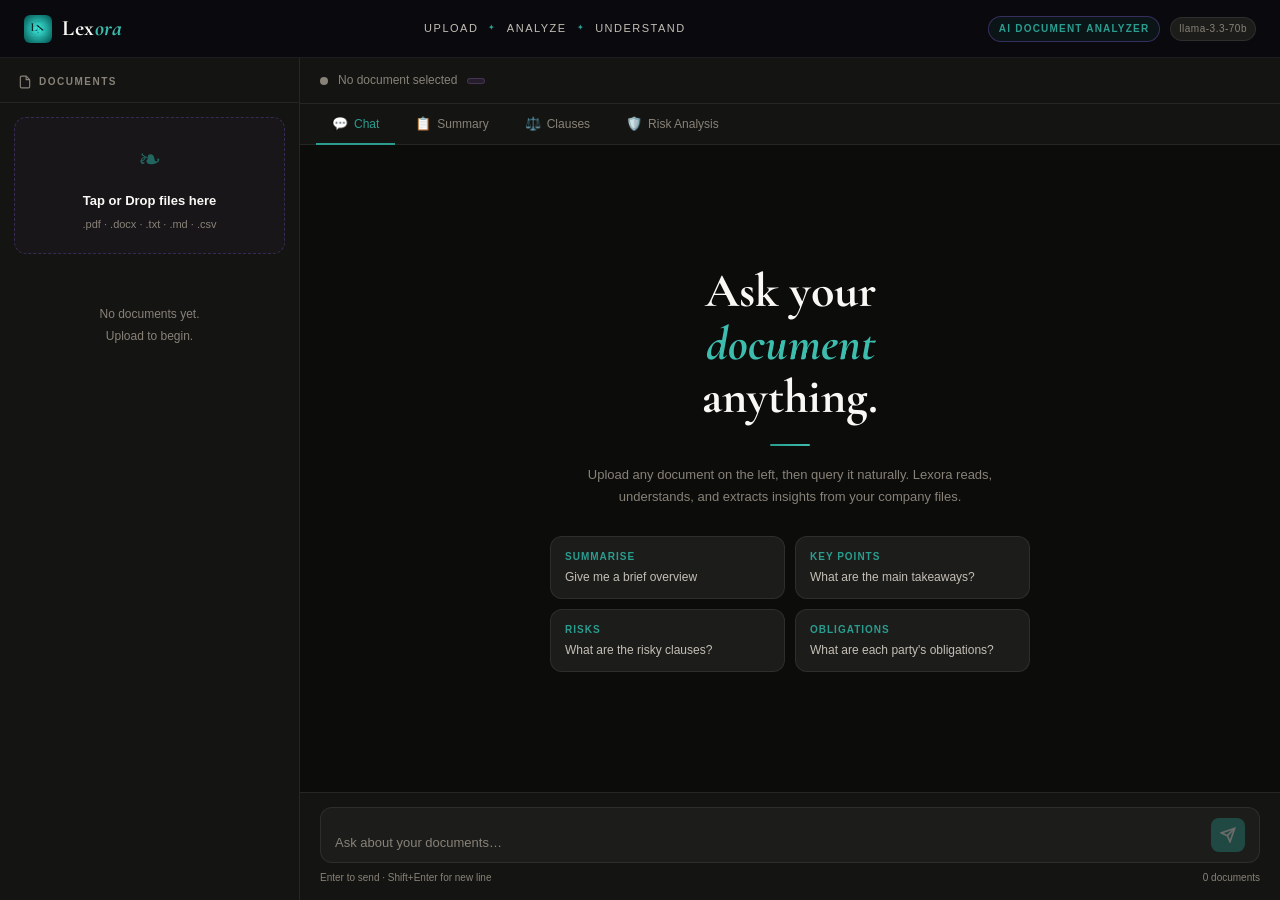
<file: frontend/index.html>
<!DOCTYPE html>
<html lang="en">
<head>
  <meta charset="UTF-8" />
  <meta name="viewport" content="width=device-width, initial-scale=1.0" />
  <meta name="description" content="Lexora AI — Intelligent document analyzer for companies. Extract clauses, detect risks, and summarize contracts instantly." />
  <link rel="icon" href="logo.png" />
  <title>Lexora — AI Document Analyzer</title>
  <link href="https://fonts.googleapis.com/css2?family=Inter:wght@300;400;500;600;700&family=Cormorant+Garamond:ital,wght@0,400;0,600;1,300;1,400&family=Cormorant:wght@700;800&display=swap" rel="stylesheet" />
  <link rel="stylesheet" href="style.css" />
</head>
<body>

  <!-- HEADER -->
  <header id="appHeader">
    <button id="menuBtn" class="menu-btn" aria-label="Toggle menu" onclick="toggleMobileMenu()">
      <svg width="24" height="24" viewBox="0 0 24 24" fill="none" stroke="currentColor" stroke-width="2"><line x1="3" y1="12" x2="21" y2="12"/><line x1="3" y1="6" x2="21" y2="6"/><line x1="3" y1="18" x2="21" y2="18"/></svg>
    </button>
    <div class="logo">
      <img src="logo.png" alt="Lexora" class="logo-img" />
      <span class="logo-text">Lex<em>ora</em></span>
    </div>
    <div class="header-tagline">
      <span class="qual-item">Upload</span>
      <span class="qual-star">✦</span>
      <span class="qual-item">Analyze</span>
      <span class="qual-star">✦</span>
      <span class="qual-item">Understand</span>
    </div>
    <div class="header-right">
      <div class="header-badge">AI Document Analyzer</div>
      <div class="model-pill">llama-3.3-70b</div>
      <button class="header-upload-mobile" onclick="document.getElementById('fileInput').click()">
        <svg width="18" height="18" viewBox="0 0 24 24" fill="none" stroke="currentColor" stroke-width="2.5"><path d="M21 15v4a2 2 0 0 1-2 2H5a2 2 0 0 1-2-2v-4"/><polyline points="17 8 12 3 7 8"/><line x1="12" y1="3" x2="12" y2="15"/></svg>
        Upload
      </button>
    </div>
  </header>

  <!-- MAIN LAYOUT -->
  <div class="app" id="app">
    <div class="mobile-overlay" id="mobileOverlay" onclick="closeMobileMenu()"></div>

    <!-- LEFT PANEL — Document Manager -->
    <aside class="left" id="leftPanel">
      <div class="panel-label">
        <svg width="14" height="14" viewBox="0 0 24 24" fill="none" stroke="currentColor" stroke-width="2"><path d="M14 2H6a2 2 0 0 0-2 2v16a2 2 0 0 0 2 2h12a2 2 0 0 0 2-2V8z"/><polyline points="14 2 14 8 20 8"/></svg>
        Documents
      </div>

      <div class="drop-zone" id="dropZone">
        <input type="file" id="fileInput" multiple accept=".pdf,.txt,.md,.csv,.docx" />
        <div class="drop-glyph">❧</div>
        <h3>Tap or Drop files here</h3>
        <p>.pdf · .docx · .txt · .md · .csv</p>
      </div>

      <div class="doc-list" id="docList">
        <div class="empty-docs">No documents yet.<br />Upload to begin.</div>
      </div>

      <!-- Analyze All Button -->
      <div class="analyze-bar" id="analyzeBar" style="display:none">
        <button class="btn-analyze" id="btnAnalyze" onclick="analyzeAll()">
          <span class="btn-icon">⚡</span> Analyze Documents
        </button>
      </div>
    </aside>

    <!-- RIGHT PANEL — Chat + Analysis -->
    <main class="right" id="rightPanel">

      <!-- Top Bar -->
      <div class="chat-topbar">
        <div class="status-dot" id="statusDot"></div>
        <span class="status-label" id="statusText">No document selected</span>
        <span class="doc-name-tag" id="docTag"></span>
        <div class="topbar-actions" id="topbarActions" style="display:none">
          <button class="action-pill" onclick="quickAction('Give me a complete executive summary of all documents')">Summary</button>
          <button class="action-pill" onclick="quickAction('What are the key payment terms and amounts?')">Payment Terms</button>
          <button class="action-pill" onclick="quickAction('List all termination conditions, penalties, or critical deadlines')">Important Dates</button>
          <button class="action-pill" onclick="quickAction('What obligations does each party have?')">Obligations</button>
        </div>
      </div>

      <!-- TAB BAR -->
      <div class="tab-bar" id="tabBar">
        <button class="tab active" data-tab="chat" onclick="switchTab('chat', this)">
          <span class="tab-icon">💬</span> Chat
        </button>
        <button class="tab" data-tab="summary" onclick="switchTab('summary', this)">
          <span class="tab-icon">📋</span> Summary
          <span class="tab-badge" id="summaryBadge" style="display:none">✓</span>
        </button>
        <button class="tab" data-tab="clauses" onclick="switchTab('clauses', this)">
          <span class="tab-icon">⚖️</span> Clauses
          <span class="tab-badge" id="clausesBadge" style="display:none">✓</span>
        </button>
        <button class="tab" data-tab="risks" onclick="switchTab('risks', this)">
          <span class="tab-icon">🛡️</span> Risk Analysis
          <span class="tab-badge" id="risksBadge" style="display:none">✓</span>
        </button>
      </div>

      <!-- CHAT TAB -->
      <div class="tab-content active" id="tab-chat">
        <div class="chat-area" id="chatArea">
          <div class="welcome" id="welcome">
            <div class="welcome-title">Ask your<br /><em>document</em><br />anything.</div>
            <div class="welcome-line"></div>
            <p class="welcome-sub">Upload any document on the left, then query it naturally. Lexora reads, understands, and extracts insights from your company files.</p>
            
            <button class="mobile-welcome-btn" onclick="document.getElementById('fileInput').click()">
              <span class="btn-icon">📁</span> Upload Document
            </button>

            <div class="suggestions">
              <button class="sug-btn" onclick="useSug(this)"><span class="sug-tag">Summarise</span>Give me a brief overview</button>
              <button class="sug-btn" onclick="useSug(this)"><span class="sug-tag">Key Points</span>What are the main takeaways?</button>
              <button class="sug-btn" onclick="useSug(this)"><span class="sug-tag">Risks</span>What are the risky clauses?</button>
              <button class="sug-btn" onclick="useSug(this)"><span class="sug-tag">Obligations</span>What are each party's obligations?</button>
            </div>
          </div>
        </div>

        <div class="input-bar">
          <div class="input-wrap">
            <textarea id="queryInput" placeholder="Ask about your documents…" rows="1"></textarea>
            <button class="send-btn" id="sendBtn" onclick="send()" disabled>
              <svg width="16" height="16" viewBox="0 0 24 24" fill="none" stroke="currentColor" stroke-width="2.5"><line x1="22" y1="2" x2="11" y2="13"/><polygon points="22 2 15 22 11 13 2 9 22 2"/></svg>
            </button>
          </div>
          <div class="input-hint">
            <span>Enter to send · Shift+Enter for new line</span>
            <span id="docCount">0 documents</span>
          </div>
        </div>
      </div>

      <!-- SUMMARY TAB -->
      <div class="tab-content" id="tab-summary">
        <div class="analysis-panel" id="summaryPanel">
          <div class="analysis-empty">
            <div class="empty-icon">📋</div>
            <p>Upload documents and click <strong>Analyze Documents</strong> to generate structured summaries.</p>
          </div>
        </div>
      </div>

      <!-- CLAUSES TAB -->
      <div class="tab-content" id="tab-clauses">
        <div class="analysis-panel" id="clausesPanel">
          <div class="analysis-empty">
            <div class="empty-icon">⚖️</div>
            <p>Upload documents and click <strong>Analyze Documents</strong> to extract contract clauses.</p>
          </div>
        </div>
      </div>

      <!-- RISKS TAB -->
      <div class="tab-content" id="tab-risks">
        <div class="analysis-panel" id="risksPanel">
          <div class="analysis-empty">
            <div class="empty-icon">🛡️</div>
            <p>Upload documents and click <strong>Analyze Documents</strong> to detect legal risks.</p>
          </div>
        </div>
      </div>

    </main>
  </div>

  <!-- LOADING OVERLAY -->
  <div class="loading-overlay" id="loadingOverlay" style="display:none">
    <div class="loading-card">
      <div class="loading-spinner"></div>
      <div class="loading-text" id="loadingText">Analyzing documents…</div>
      <div class="loading-sub">This may take a moment</div>
    </div>
  </div>

  </div>
 
  <script src="script.js"></script>
</body>
</html>
</file>
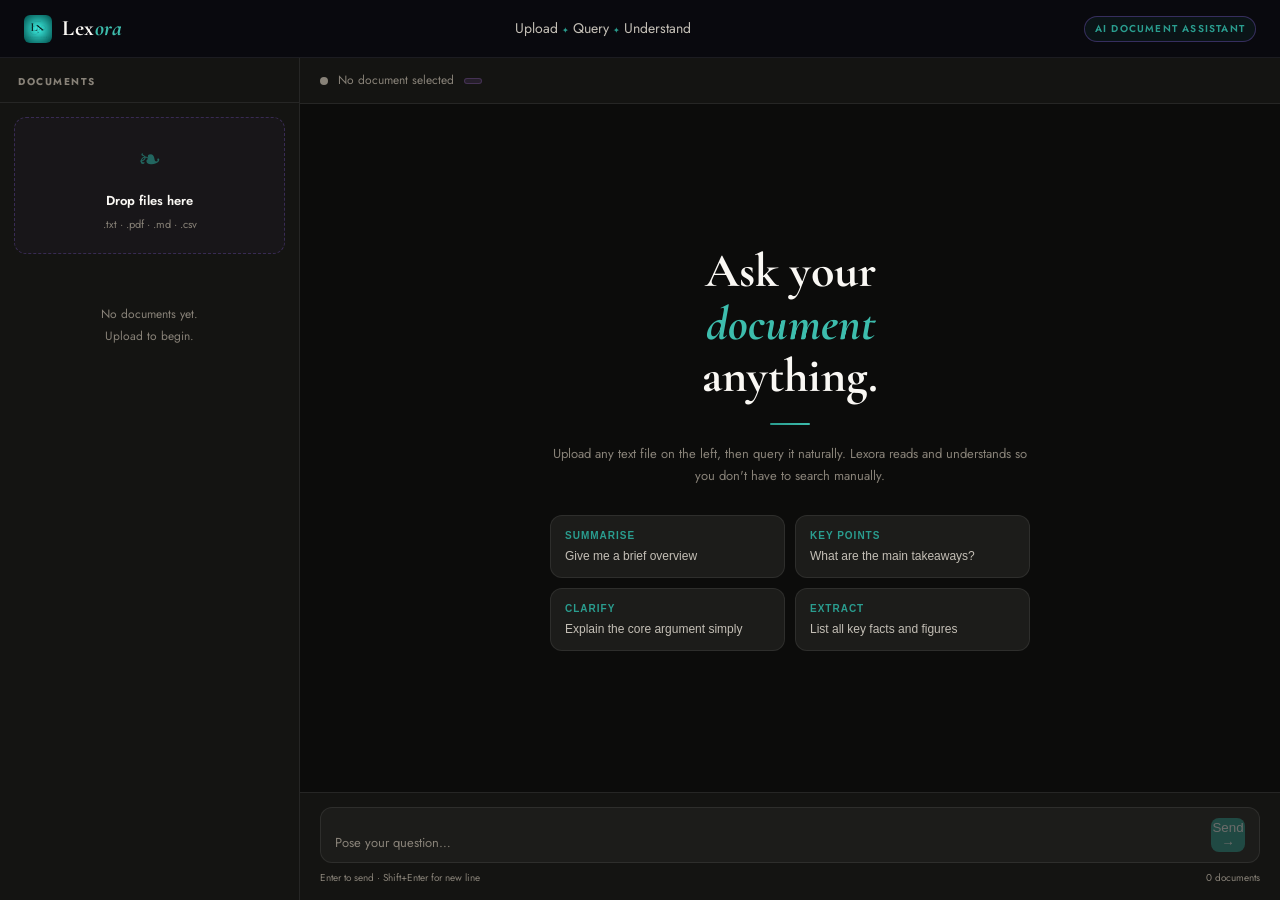
<file: frontend/lexora.html>
<!DOCTYPE html>
<html lang="en">
<head>
  <meta charset="UTF-8" />
  <meta name="viewport" content="width=device-width, initial-scale=1.0" />
  <link rel="icon" href="logo.png">
  <title>Lexora — AI Document Assistant</title>
  <link href="https://fonts.googleapis.com/css2?family=Cormorant+Garamond:ital,wght@0,400;0,600;1,300;1,400&family=Cormorant:wght@700;800&family=Jost:wght@200;300;400;500&display=swap" rel="stylesheet" />
  <link rel="stylesheet" href="style.css" />
</head>
<body>

  <header>
    <div class="logo">
      <img src="logo.png" alt="Lexora" class="logo-img" />
      <span class="logo-text">Lex<em>ora</em></span>
    </div>
    <div class="header-center">
      <span class="qual-item">Upload</span>
      <span class="qual-star">✦</span>
      <span class="qual-item">Query</span>
      <span class="qual-star">✦</span>
      <span class="qual-item">Understand</span>
    </div>
    <div class="header-badge">AI Document Assistant</div>
  </header>

  <div class="app">

    <div class="left">
      <div class="left-top">
        <div class="panel-label">Documents</div>
        <div class="drop-zone" id="dropZone">
          <input type="file" id="fileInput" multiple />
          <div class="drop-glyph">❧</div>
          <h3>Drop files here</h3>
          <p>.txt · .pdf · .md · .csv</p>
        </div>
      </div>
      <div class="doc-list" id="docList">
        <div class="empty-docs">No documents yet.<br />Upload to begin.</div>
      </div>
    </div>

    <div class="right">
      <div class="chat-topbar">
        <div class="status-dot" id="statusDot"></div>
        <span class="status-label" id="statusText">No document selected</span>
        <span class="doc-name-tag" id="docTag"></span>
      </div>

      <div class="chat-area" id="chatArea">
        <div class="welcome" id="welcome">
          <div class="welcome-title">Ask your<br /><em>document</em><br />anything.</div>
          <div class="welcome-line"></div>
          <p class="welcome-sub">Upload any text file on the left, then query it naturally. Lexora reads and understands so you don't have to search manually.</p>
          <div class="suggestions">
            <button class="sug-btn" onclick="useSug(this)"><span class="sug-tag">Summarise</span>Give me a brief overview</button>
            <button class="sug-btn" onclick="useSug(this)"><span class="sug-tag">Key Points</span>What are the main takeaways?</button>
            <button class="sug-btn" onclick="useSug(this)"><span class="sug-tag">Clarify</span>Explain the core argument simply</button>
            <button class="sug-btn" onclick="useSug(this)"><span class="sug-tag">Extract</span>List all key facts and figures</button>
          </div>
        </div>
      </div>

      <div class="input-bar">
        <div class="input-wrap">
          <textarea id="queryInput" placeholder="Pose your question…" rows="1"></textarea>
          <button class="send-btn" id="sendBtn" onclick="send()" disabled>Send →</button>
        </div>
        <div class="input-hint">
          <span>Enter to send · Shift+Enter for new line</span>
          <span id="docCount">0 documents</span>
        </div>
      </div>
    </div>

  </div>

  <script src="script.js"></script>
</body>
</html>
</file>
<file: frontend/style.css>
/* ═══════════════════════════════════════════════════════
   LEXORA AI — Premium Dark Theme
   ═══════════════════════════════════════════════════════ */

*, *::before, *::after { box-sizing: border-box; margin: 0; padding: 0; }

:root {
  --bg-base:       #0c0c0b;
  --bg-panel:      #141412;
  --bg-card:       #1c1c1a;
  --bg-hover:      #262624;
  --bg-input:      #1c1c1a;
  --border:        rgba(250,248,244,0.08);
  --border-active: rgba(42,157,143,0.35);
  --accent:        #2a9d8f;
  --accent-glow:   rgba(42,157,143,0.25);
  --accent-2:      #3dbdad;
  --gold:          #e8c97a;
  --teal:          #2a9d8f;
  --red:           #ff5f6d;
  --orange:        #ffb347;
  --green:         #4ade80;
  --text-primary:  #faf8f4;
  --text-secondary:#c4bfb6;
  --text-muted:    #888278;
  --radius-sm:     8px;
  --radius-md:     12px;
  --radius-lg:     18px;
  --font-sans:     'Jost', sans-serif;
  --font-serif:    'Cormorant Garamond', Georgia, serif;
  --transition:    0.2s ease;
  --header-h:      58px;
  --left-w:        300px;
}

html, body { height: 100%; overflow: hidden; }

body {
  background: var(--bg-base);
  color: var(--text-primary);
  font-family: var(--font-sans);
  font-size: 14px;
  line-height: 1.6;
}

/* ─── SCROLLBAR ─── */
::-webkit-scrollbar { width: 5px; }
::-webkit-scrollbar-track { background: transparent; }
::-webkit-scrollbar-thumb { background: var(--border); border-radius: 10px; }
::-webkit-scrollbar-thumb:hover { background: var(--accent); }

/* ─── HEADER ─── */
header {
  height: var(--header-h);
  display: flex;
  align-items: center;
  justify-content: space-between;
  padding: 0 24px;
  border-bottom: 1px solid var(--border);
  background: rgba(10,10,15,0.95);
  backdrop-filter: blur(20px);
  position: sticky;
  top: 0;
  z-index: 100;
}

.menu-btn {
  display: none;
  background: none;
  border: none;
  color: var(--text-primary);
  cursor: pointer;
  padding: 4px;
  margin-right: 12px;
  transition: color var(--transition);
}
.menu-btn:hover { color: var(--accent); }

.mobile-overlay {
  display: none;
  position: fixed;
  inset: 0;
  background: rgba(10, 10, 15, 0.75);
  backdrop-filter: blur(5px);
  z-index: 150;
  opacity: 0;
  transition: opacity var(--transition);
}
.mobile-overlay.active {
  display: block;
  opacity: 1;
}

.logo { display: flex; align-items: center; gap: 10px; }
.logo-img { width: 28px; height: 28px; border-radius: 6px; }
.logo-text {
  font-family: var(--font-serif);
  font-size: 22px;
  font-weight: 700;
  letter-spacing: 0.5px;
  color: var(--text-primary);
}
.logo-text em { font-style: italic; color: var(--accent-2); }

.header-tagline {
  display: flex;
  align-items: center;
  gap: 10px;
  font-size: 11px;
  font-weight: 500;
  letter-spacing: 1.5px;
  text-transform: uppercase;
  color: var(--text-muted);
}
.qual-star { color: var(--accent); font-size: 8px; }
.qual-item { color: var(--text-secondary); }

.header-right { display: flex; align-items: center; gap: 10px; }
.header-badge {
  font-size: 10px;
  font-weight: 600;
  letter-spacing: 1.2px;
  text-transform: uppercase;
  color: var(--accent);
  border: 1px solid rgba(155,109,255,0.3);
  padding: 4px 10px;
  border-radius: 20px;
  background: rgba(42,157,143,0.08);
}
.model-pill {
  font-size: 10px;
  font-weight: 500;
  color: var(--text-muted);
  background: var(--bg-card);
  border: 1px solid var(--border);
  padding: 3px 8px;
  border-radius: 20px;
  letter-spacing: 0.5px;
  white-space: nowrap;
}

.header-upload-mobile {
  display: none;
  align-items: center;
  gap: 6px;
  background: var(--accent);
  color: white;
  border: none;
  padding: 8px 14px;
  border-radius: var(--radius-sm);
  font-size: 13px;
  font-weight: 700;
  cursor: pointer;
  transition: all var(--transition);
  box-shadow: 0 4px 12px var(--accent-glow);
}
.header-upload-mobile:active { transform: scale(0.95); }

.mobile-welcome-btn {
  display: none;
  width: 100%;
  max-width: 260px;
  margin: 0 auto 30px;
  padding: 16px 24px;
  background: linear-gradient(135deg, var(--accent), var(--accent-2));
  color: #fff;
  border: none;
  border-radius: var(--radius-md);
  font-size: 16px;
  font-weight: 700;
  cursor: pointer;
  box-shadow: 0 12px 30px var(--accent-glow);
  align-items: center;
  justify-content: center;
  gap: 12px;
  z-index: 10;
  position: relative;
}
.mobile-welcome-btn:active { transform: scale(0.95); }

/* ─── APP LAYOUT ─── */
.app {
  display: grid;
  grid-template-columns: var(--left-w) 1fr;
  height: calc(100% - var(--header-h));
  height: calc(100dvh - var(--header-h));
  overflow: hidden;
}

/* ─── LEFT PANEL ─── */
.left {
  background: var(--bg-panel);
  border-right: 1px solid var(--border);
  display: flex;
  flex-direction: column;
  overflow: hidden;
}

.panel-label {
  display: flex;
  align-items: center;
  gap: 7px;
  padding: 16px 18px 12px;
  font-size: 10px;
  font-weight: 700;
  letter-spacing: 1.5px;
  text-transform: uppercase;
  color: var(--text-muted);
  border-bottom: 1px solid var(--border);
}

.drop-zone {
  margin: 14px;
  border: 1.5px dashed rgba(155,109,255,0.25);
  border-radius: var(--radius-md);
  padding: 20px 16px;
  text-align: center;
  cursor: pointer;
  transition: all var(--transition);
  background: rgba(155,109,255,0.03);
  position: relative;
}
.drop-zone:hover {
  border-color: var(--accent);
  background: rgba(42,157,143,0.08);
}
.drop-zone input[type="file"] {
  position: absolute;
  inset: 0;
  opacity: 0;
  cursor: pointer;
  width: 100%;
  height: 100%;
}
.drop-glyph {
  font-size: 28px;
  color: var(--accent);
  opacity: 0.6;
  display: block;
  margin-bottom: 8px;
}
.drop-zone h3 { font-size: 13px; font-weight: 600; color: var(--text-primary); margin-bottom: 4px; }
.drop-zone p  { font-size: 11px; color: var(--text-muted); }

.doc-list {
  flex: 1;
  overflow-y: auto;
  padding: 6px 10px;
}
.empty-docs {
  text-align: center;
  color: var(--text-muted);
  font-size: 12px;
  padding: 30px 16px;
  line-height: 1.8;
}

.doc-item {
  display: flex;
  align-items: center;
  justify-content: space-between;
  padding: 9px 12px;
  margin-bottom: 4px;
  border-radius: var(--radius-sm);
  cursor: pointer;
  border: 1px solid transparent;
  transition: all var(--transition);
  gap: 8px;
}
.doc-item:hover { background: var(--bg-hover); border-color: var(--border); }
.doc-item.active-doc {
  background: rgba(42,157,143,0.1);
  border-color: var(--border-active);
}
.doc-left { display: flex; align-items: center; gap: 8px; min-width: 0; }
.doc-icon { font-size: 14px; flex-shrink: 0; }
.doc-meta { min-width: 0; }
.doc-name {
  font-size: 12px;
  font-weight: 500;
  color: var(--text-primary);
  white-space: nowrap;
  overflow: hidden;
  text-overflow: ellipsis;
  max-width: 170px;
  display: block;
}
.doc-size { font-size: 10px; color: var(--text-muted); }
.doc-remove {
  background: none;
  border: none;
  color: var(--text-muted);
  cursor: pointer;
  padding: 6px;
  border-radius: 6px;
  flex-shrink: 0;
  transition: all var(--transition);
  opacity: 0;
  display: flex;
  align-items: center;
  justify-content: center;
}
.doc-item:hover .doc-remove { opacity: 1; }
.doc-remove:hover { background: rgba(255,95,109,0.15); color: var(--red); }
.doc-item:has(.doc-remove:hover) { background: rgba(255,95,109,0.05); border-color: rgba(255,95,109,0.1); }

/* ─── ANALYZE BAR ─── */
.analyze-bar {
  padding: 12px 14px;
  border-top: 1px solid var(--border);
}
.btn-analyze {
  width: 100%;
  padding: 11px 16px;
  background: linear-gradient(135deg, var(--accent), var(--accent-2));
  color: white;
  border: none;
  border-radius: var(--radius-sm);
  font-size: 13px;
  font-weight: 600;
  cursor: pointer;
  display: flex;
  align-items: center;
  justify-content: center;
  gap: 8px;
  transition: all var(--transition);
  box-shadow: 0 4px 20px var(--accent-glow);
}
.btn-analyze:hover { transform: translateY(-1px); box-shadow: 0 6px 28px var(--accent-glow); }
.btn-analyze:active { transform: translateY(0); }
.btn-analyze:disabled { opacity: 0.5; cursor: not-allowed; transform: none; }
.btn-icon { font-size: 14px; }

/* ─── RIGHT PANEL ─── */
.right {
  display: flex;
  flex-direction: column;
  overflow: hidden;
  background: var(--bg-base);
}

/* ─── TOPBAR ─── */
.chat-topbar {
  display: flex;
  align-items: center;
  gap: 10px;
  padding: 10px 20px;
  border-bottom: 1px solid var(--border);
  background: var(--bg-panel);
  flex-wrap: wrap;
  min-height: 46px;
}
.status-dot {
  width: 8px; height: 8px;
  border-radius: 50%;
  background: var(--text-muted);
  flex-shrink: 0;
  transition: background var(--transition);
}
.status-dot.active { background: var(--teal); box-shadow: 0 0 8px rgba(77,217,172,0.5); }
.status-label { font-size: 12px; color: var(--text-muted); }
.doc-name-tag {
  font-size: 11px;
  font-weight: 600;
  color: var(--accent-2);
  background: rgba(192,132,252,0.1);
  padding: 2px 8px;
  border-radius: 20px;
  border: 1px solid rgba(192,132,252,0.2);
}
.topbar-actions { display: flex; gap: 6px; margin-left: auto; flex-wrap: wrap; }
.action-pill {
  font-size: 11px;
  font-weight: 500;
  color: var(--text-secondary);
  background: var(--bg-card);
  border: 1px solid var(--border);
  padding: 4px 10px;
  border-radius: 20px;
  cursor: pointer;
  transition: all var(--transition);
}
.action-pill:hover { border-color: var(--accent); color: var(--accent); background: rgba(155,109,255,0.08); }

/* ─── TAB BAR ─── */
.tab-bar {
  display: flex;
  border-bottom: 1px solid var(--border);
  background: var(--bg-panel);
  padding: 0 16px;
  gap: 4px;
}
.tab {
  display: flex;
  align-items: center;
  gap: 6px;
  padding: 12px 16px;
  font-size: 12px;
  font-weight: 500;
  color: var(--text-muted);
  background: none;
  border: none;
  border-bottom: 2px solid transparent;
  cursor: pointer;
  transition: all var(--transition);
  white-space: nowrap;
  position: relative;
  margin-bottom: -1px;
}
.tab:hover { color: var(--text-primary); }
.tab.active { color: var(--accent); border-bottom-color: var(--accent); }
.tab-icon { font-size: 13px; }
.tab-badge {
  background: var(--teal);
  color: var(--bg-base);
  font-size: 9px;
  font-weight: 700;
  padding: 1px 5px;
  border-radius: 10px;
}

/* ─── TAB CONTENT ─── */
.tab-content { display: none; flex: 1; flex-direction: column; overflow: hidden; }
.tab-content.active { display: flex; }

/* ─── CHAT AREA ─── */
.chat-area {
  flex: 1;
  overflow-y: auto;
  padding: 24px;
  display: flex;
  flex-direction: column;
  gap: 16px;
}

/* ─── WELCOME ─── */
.welcome { margin: auto; max-width: 480px; text-align: center; }
.welcome-title {
  font-family: var(--font-serif);
  font-size: 48px;
  font-weight: 700;
  line-height: 1.1;
  color: var(--text-primary);
  margin-bottom: 20px;
}
.welcome-title em { font-style: italic; color: var(--accent-2); }
.welcome-line {
  width: 40px; height: 2px;
  background: linear-gradient(90deg, var(--accent), var(--accent-2));
  margin: 0 auto 18px;
  border-radius: 2px;
}
.welcome-sub { font-size: 13px; color: var(--text-muted); line-height: 1.7; margin-bottom: 28px; }

.suggestions { display: grid; grid-template-columns: 1fr 1fr; gap: 10px; }
.sug-btn {
  text-align: left;
  background: var(--bg-card);
  border: 1px solid var(--border);
  border-radius: var(--radius-md);
  padding: 12px 14px;
  cursor: pointer;
  transition: all var(--transition);
  color: var(--text-secondary);
  font-size: 12px;
  line-height: 1.5;
}
.sug-btn:hover { border-color: var(--accent); background: rgba(155,109,255,0.07); color: var(--text-primary); }
.sug-tag {
  display: block;
  font-size: 10px;
  font-weight: 700;
  letter-spacing: 1px;
  text-transform: uppercase;
  color: var(--accent);
  margin-bottom: 4px;
}

/* ─── MESSAGES ─── */
.message { display: flex; gap: 12px; align-items: flex-start; animation: fadeUp 0.3s ease; }
.message.user { flex-direction: row-reverse; }
.avatar {
  width: 32px; height: 32px;
  border-radius: 50%;
  display: flex; align-items: center; justify-content: center;
  font-size: 12px; font-weight: 700;
  flex-shrink: 0;
}
.message.user .avatar { background: linear-gradient(135deg, var(--accent), var(--accent-2)); color: white; }
.message.assistant .avatar { background: var(--bg-card); border: 1px solid var(--border); color: var(--accent); }
.bubble {
  max-width: 72%;
  padding: 12px 16px;
  border-radius: var(--radius-md);
  font-size: 13px;
  line-height: 1.65;
  white-space: pre-wrap;
  word-break: break-word;
}
.message.user .bubble {
  background: linear-gradient(135deg, rgba(42,157,143,0.18), rgba(61,189,173,0.1));
  border: 1px solid rgba(42,157,143,0.25);
  color: var(--text-primary);
  border-radius: var(--radius-md) 4px var(--radius-md) var(--radius-md);
}
.message.assistant .bubble {
  background: var(--bg-card);
  border: 1px solid var(--border);
  color: var(--text-primary);
  border-radius: 4px var(--radius-md) var(--radius-md) var(--radius-md);
}
.thinking-dots { display: flex; gap: 5px; align-items: center; padding: 4px 0; }
.thinking-dots span {
  width: 6px; height: 6px; border-radius: 50%;
  background: var(--accent);
  animation: blink 1.2s ease infinite;
}
.thinking-dots span:nth-child(2) { animation-delay: 0.2s; }
.thinking-dots span:nth-child(3) { animation-delay: 0.4s; }

/* ─── INPUT BAR ─── */
.input-bar { padding: 14px 20px; border-top: 1px solid var(--border); background: var(--bg-panel); }
.input-wrap {
  display: flex;
  align-items: flex-end;
  gap: 10px;
  background: var(--bg-input);
  border: 1px solid var(--border);
  border-radius: var(--radius-md);
  padding: 10px 14px;
  transition: border-color var(--transition);
}
.input-wrap:focus-within { border-color: var(--border-active); }
#queryInput {
  flex: 1;
  background: none;
  border: none;
  outline: none;
  color: var(--text-primary);
  font-size: 13px;
  font-family: var(--font-sans);
  resize: none;
  max-height: 120px;
  line-height: 1.5;
}
#queryInput::placeholder { color: var(--text-muted); }
.send-btn {
  background: var(--accent);
  border: none;
  border-radius: 8px;
  width: 34px; height: 34px;
  display: flex; align-items: center; justify-content: center;
  cursor: pointer;
  color: white;
  flex-shrink: 0;
  transition: all var(--transition);
}
.send-btn:hover:not(:disabled) { background: var(--accent-2); transform: scale(1.05); }
.send-btn:disabled { opacity: 0.35; cursor: not-allowed; transform: none; }
.input-hint {
  display: flex;
  justify-content: space-between;
  margin-top: 7px;
  font-size: 10px;
  color: var(--text-muted);
}

/* ─── ANALYSIS PANELS ─── */
.analysis-panel { flex: 1; overflow-y: auto; padding: 20px; }
.analysis-empty {
  display: flex;
  flex-direction: column;
  align-items: center;
  justify-content: center;
  height: 100%;
  gap: 14px;
  color: var(--text-muted);
  text-align: center;
  font-size: 13px;
}
.empty-icon { font-size: 42px; opacity: 0.5; }
.analysis-empty strong { color: var(--accent); }

/* ─── SUMMARY CARD ─── */
.summary-card {
  background: var(--bg-card);
  border: 1px solid var(--border);
  border-radius: var(--radius-lg);
  padding: 22px 24px;
  margin-bottom: 16px;
  animation: fadeUp 0.4s ease;
}
.summary-doc-name {
  font-size: 11px;
  font-weight: 700;
  letter-spacing: 1px;
  text-transform: uppercase;
  color: var(--accent);
  margin-bottom: 4px;
}
.summary-type {
  font-size: 12px;
  color: var(--text-muted);
  margin-bottom: 14px;
  padding-bottom: 14px;
  border-bottom: 1px solid var(--border);
}
.summary-exec {
  font-size: 14px;
  color: var(--text-primary);
  line-height: 1.7;
  font-family: var(--font-serif);
  margin-bottom: 18px;
}
.summary-grid { display: grid; grid-template-columns: 1fr 1fr; gap: 14px; }
.summary-section h4 {
  font-size: 10px;
  font-weight: 700;
  letter-spacing: 1.2px;
  text-transform: uppercase;
  color: var(--text-muted);
  margin-bottom: 8px;
}
.summary-section ul { list-style: none; }
.summary-section li {
  font-size: 12px;
  color: var(--text-secondary);
  padding: 4px 0;
  padding-left: 12px;
  position: relative;
}
.summary-section li::before { content: "–"; position: absolute; left: 0; color: var(--accent); }
.red-flag-item { color: var(--orange) !important; }
.red-flag-item::before { content: "⚠" !important; color: var(--orange) !important; }
.summary-date-row { display: flex; gap: 16px; margin-bottom: 14px; }
.date-chip {
  background: var(--bg-hover);
  border: 1px solid var(--border);
  border-radius: 6px;
  padding: 5px 10px;
  font-size: 11px;
  color: var(--text-secondary);
}
.date-chip span { display: block; font-size: 9px; text-transform: uppercase; letter-spacing: 1px; color: var(--text-muted); margin-bottom: 2px; }

/* ─── CLAUSE CARDS ─── */
.clause-doc-header {
  font-size: 11px;
  font-weight: 700;
  letter-spacing: 1px;
  text-transform: uppercase;
  color: var(--accent);
  margin: 16px 0 10px;
  padding-bottom: 8px;
  border-bottom: 1px solid var(--border);
}
.clauses-grid { display: grid; grid-template-columns: 1fr 1fr; gap: 10px; margin-bottom: 16px; }
.clause-card {
  background: var(--bg-card);
  border: 1px solid var(--border);
  border-radius: var(--radius-md);
  padding: 14px 16px;
  animation: fadeUp 0.3s ease;
  transition: border-color var(--transition);
}
.clause-card:hover { border-color: rgba(155,109,255,0.3); }
.clause-tag {
  display: inline-flex;
  align-items: center;
  gap: 5px;
  font-size: 9px;
  font-weight: 700;
  letter-spacing: 1.2px;
  text-transform: uppercase;
  padding: 3px 8px;
  border-radius: 20px;
  margin-bottom: 8px;
}
.clause-tag.found   { background: rgba(77,217,172,0.12); color: var(--teal); border: 1px solid rgba(77,217,172,0.25); }
.clause-tag.missing { background: rgba(255,95,109,0.1);  color: var(--red);  border: 1px solid rgba(255,95,109,0.2); }
.clause-name { font-size: 12px; font-weight: 600; color: var(--text-primary); margin-bottom: 7px; }
.clause-excerpt {
  font-size: 11px;
  color: var(--text-muted);
  line-height: 1.6;
  font-style: italic;
  display: -webkit-box;
  -webkit-line-clamp: 3;
  line-clamp: 3;
  -webkit-box-orient: vertical;
  overflow: hidden;
}
.clause-missing-text { font-size: 11px; color: rgba(255,95,109,0.6); font-style: italic; }

/* ─── RISK DASHBOARD ─── */
.risk-doc-section { margin-bottom: 24px; animation: fadeUp 0.4s ease; }
.risk-header { display: flex; align-items: center; justify-content: space-between; margin-bottom: 16px; }
.risk-doc-name {
  font-size: 11px;
  font-weight: 700;
  letter-spacing: 1px;
  text-transform: uppercase;
  color: var(--accent);
}
.risk-meter { display: flex; align-items: center; gap: 12px; }
.risk-score-circle {
  width: 64px; height: 64px;
  border-radius: 50%;
  display: flex; align-items: center; justify-content: center;
  flex-direction: column;
  font-size: 18px;
  font-weight: 800;
  border: 3px solid;
  flex-shrink: 0;
}
.risk-score-circle.high   { border-color: var(--red);    color: var(--red);    background: rgba(255,95,109,0.08); }
.risk-score-circle.medium { border-color: var(--orange);  color: var(--orange);  background: rgba(255,179,71,0.08); }
.risk-score-circle.low    { border-color: var(--green);  color: var(--green);  background: rgba(74,222,128,0.08); }
.risk-score-label { font-size: 8px; font-weight: 600; letter-spacing: 0.5px; opacity: 0.7; }
.risk-overall-badge {
  font-size: 11px;
  font-weight: 700;
  padding: 4px 12px;
  border-radius: 20px;
  letter-spacing: 0.5px;
}
.risk-overall-badge.high   { background: rgba(255,95,109,0.12); color: var(--red);    border: 1px solid rgba(255,95,109,0.25); }
.risk-overall-badge.medium { background: rgba(255,179,71,0.1);  color: var(--orange);  border: 1px solid rgba(255,179,71,0.2); }
.risk-overall-badge.low    { background: rgba(74,222,128,0.1); color: var(--green);  border: 1px solid rgba(74,222,128,0.2); }

.risk-list { display: flex; flex-direction: column; gap: 10px; margin-bottom: 14px; }
.risk-item {
  background: var(--bg-card);
  border: 1px solid var(--border);
  border-radius: var(--radius-md);
  padding: 14px 16px;
  border-left: 3px solid;
  transition: transform var(--transition);
}
.risk-item:hover { transform: translateX(2px); }
.risk-item.HIGH   { border-left-color: var(--red); }
.risk-item.MEDIUM { border-left-color: var(--orange); }
.risk-item.LOW    { border-left-color: var(--green); }
.risk-item-header { display: flex; align-items: center; justify-content: space-between; margin-bottom: 8px; }
.risk-clause-type { font-size: 12px; font-weight: 600; color: var(--text-primary); }
.risk-level-pill {
  font-size: 9px;
  font-weight: 700;
  padding: 2px 8px;
  border-radius: 20px;
  letter-spacing: 0.5px;
}
.HIGH  .risk-level-pill { background: rgba(255,95,109,0.15);  color: var(--red); }
.MEDIUM .risk-level-pill { background: rgba(255,179,71,0.12);  color: var(--orange); }
.LOW   .risk-level-pill { background: rgba(74,222,128,0.12); color: var(--green); }
.risk-excerpt {
  font-size: 11px;
  font-style: italic;
  color: var(--text-muted);
  border-left: 2px solid var(--border);
  padding-left: 10px;
  margin-bottom: 10px;
  line-height: 1.6;
}
.risk-reason { font-size: 12px; color: var(--text-secondary); margin-bottom: 6px; line-height: 1.5; }
.risk-recommendation {
  font-size: 11px;
  color: var(--teal);
  background: rgba(77,217,172,0.06);
  border: 1px solid rgba(77,217,172,0.15);
  border-radius: 6px;
  padding: 6px 10px;
  line-height: 1.5;
}
.risk-recommendation::before { content: "💡 "; }

.risk-positive-section, .risk-missing-section { margin-top: 12px; }
.risk-positive-section h4, .risk-missing-section h4 {
  font-size: 10px;
  font-weight: 700;
  letter-spacing: 1px;
  text-transform: uppercase;
  color: var(--text-muted);
  margin-bottom: 8px;
}
.positive-list { display: flex; flex-wrap: wrap; gap: 6px; }
.positive-chip {
  font-size: 11px;
  color: var(--green);
  background: rgba(74,222,128,0.08);
  border: 1px solid rgba(74,222,128,0.2);
  padding: 3px 10px;
  border-radius: 20px;
}
.positive-chip::before { content: "✓ "; }
.missing-chip {
  font-size: 11px;
  color: var(--orange);
  background: rgba(255,179,71,0.08);
  border: 1px solid rgba(255,179,71,0.2);
  padding: 3px 10px;
  border-radius: 20px;
}
.missing-chip::before { content: "✗ "; }

/* ─── LOADING OVERLAY ─── */
.loading-overlay {
  position: fixed;
  inset: 0;
  background: rgba(10,10,15,0.85);
  backdrop-filter: blur(8px);
  z-index: 1000;
  display: flex;
  align-items: center;
  justify-content: center;
}
.loading-card {
  background: var(--bg-card);
  border: 1px solid var(--border);
  border-radius: var(--radius-lg);
  padding: 40px 50px;
  text-align: center;
  box-shadow: 0 30px 80px rgba(0,0,0,0.5);
}
.loading-spinner {
  width: 44px; height: 44px;
  border: 3px solid rgba(42,157,143,0.2);
  border-top-color: var(--accent);
  border-radius: 50%;
  animation: spin 0.8s linear infinite;
  margin: 0 auto 20px;
}
.loading-text { font-size: 15px; font-weight: 600; color: var(--text-primary); margin-bottom: 6px; }
.loading-sub { font-size: 12px; color: var(--text-muted); }

/* ─── SECTION DIVIDER ─── */
.section-divider {
  border: none;
  border-top: 1px solid var(--border);
  margin: 20px 0;
}

/* ─── ANIMATIONS ─── */
@keyframes fadeUp {
  from { opacity: 0; transform: translateY(10px); }
  to   { opacity: 1; transform: translateY(0); }
}
@keyframes blink {
  0%, 100% { opacity: 0.3; transform: scale(0.8); }
  50%       { opacity: 1;   transform: scale(1.1); }
}
@keyframes spin { to { transform: rotate(360deg); } }

/* ─── RESPONSIVE ─── */
@media (max-width: 1024px) {
  :root { --left-w: 250px; }
  .header-tagline { display: none; }
}

@media (max-width: 768px) {
  header { padding: 0 12px; height: 64px; }
  .header-right { display: flex !important; margin-left: auto; } 
  .header-badge, .model-pill, .header-tagline { display: none !important; }
  .header-upload-mobile { display: flex !important; }
  .mobile-welcome-btn { display: flex !important; pointer-events: auto; }
  
  .app {
    display: block;
    position: relative;
    height: calc(100% - var(--header-h));
    height: calc(100dvh - var(--header-h));
    overflow: hidden;
  }
  .menu-btn { 
    display: flex; 
    align-items: center; 
    justify-content: center; 
    padding: 8px; 
    margin-right: 4px;
    z-index: 120;
    position: relative;
  }
  
  .left {
    position: absolute;
    top: 0;
    left: 0;
    bottom: 0;
    width: 280px;
    z-index: 200;
    transform: translateX(-100%);
    transition: transform 0.3s cubic-bezier(0.4, 0, 0.2, 1);
    box-shadow: 10px 0 30px rgba(0,0,0,0.5);
    background: var(--bg-panel);
    border-right: 1px solid var(--border);
  }
  .left.open { transform: translateX(0); }
  
  .right {
    height: 100%;
    width: 100%;
  }
  
  .suggestions { grid-template-columns: 1fr; }
  .summary-grid { grid-template-columns: 1fr; }
  .clauses-grid { grid-template-columns: 1fr; }
  
  .chat-topbar { padding: 10px 14px; }
  .topbar-actions { overflow-x: auto; padding-bottom: 4px; flex-wrap: nowrap; }
  .topbar-actions::-webkit-scrollbar { height: 0; }
  .action-pill { flex-shrink: 0; }
  
  .tab-bar { overflow-x: auto; padding: 0 10px; }
  .tab-bar::-webkit-scrollbar { height: 0; }
  
  .chat-area { padding: 16px; }
  .welcome-title { font-size: 36px; }
  .bubble { max-width: 85%; }

  .doc-item { padding: 14px 16px; margin-bottom: 8px; background: rgba(255,255,255,0.03); }
  .doc-remove { opacity: 1; color: var(--red); background: rgba(255,95,109,0.05); }
  
  #queryInput {
    font-size: 16px; /* Prevents auto-zoom on iOS */
  }
}

@media (max-width: 480px) {
  .clause-card, .risk-item, .summary-card { padding: 12px; }
  .header-right { gap: 6px; }
  .header-badge { display: none; }
  .welcome-title { font-size: 32px; }
}
</file>
